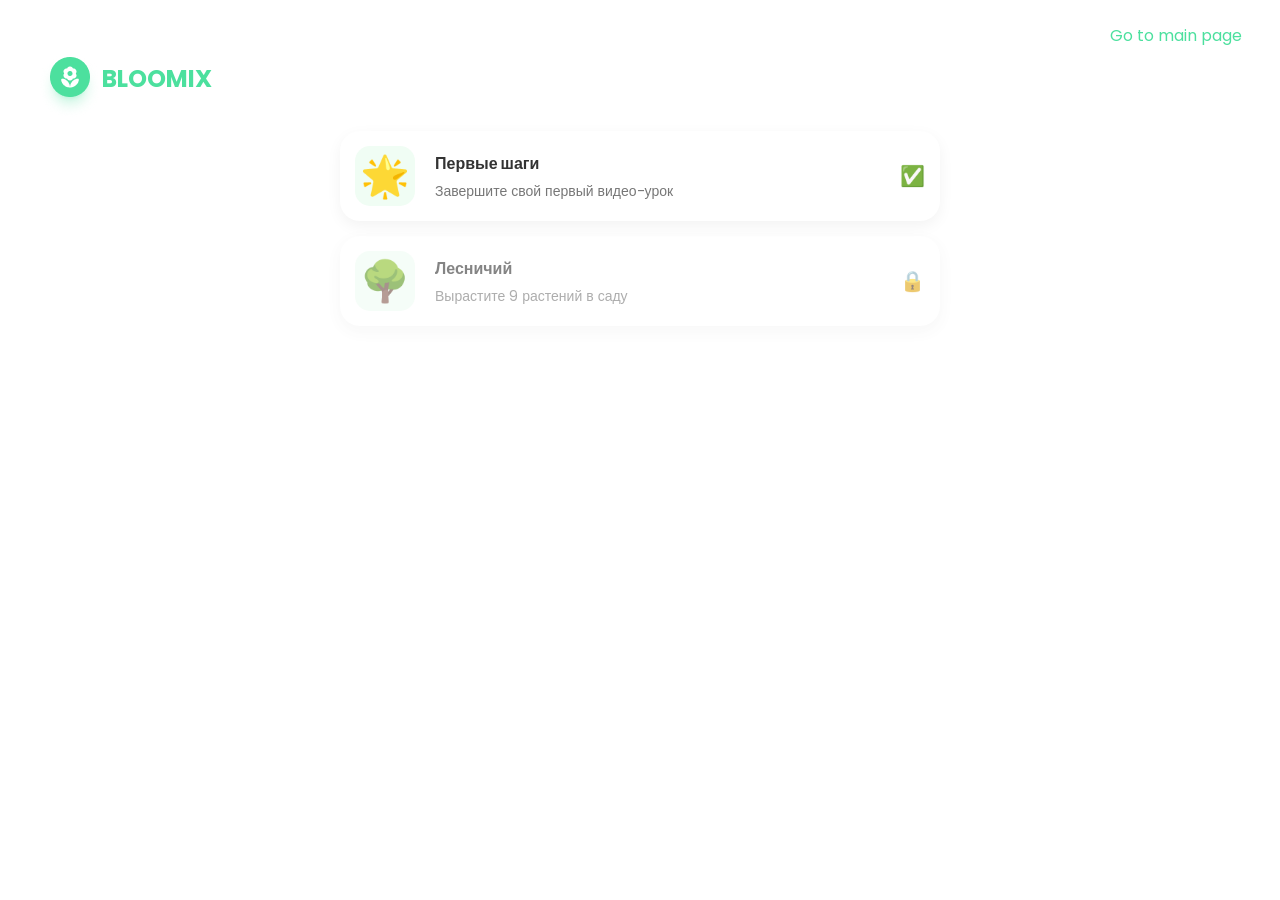
<file: achievements.html>
<!DOCTYPE html>
<html lang="en">
<head>
    <meta charset="UTF-8">
    <meta name="viewport" content="width=device-width, initial-scale=1.0">
    <title>Document</title>
    <link rel="stylesheet" href="main.css">
    <link rel="preconnect" href="https://fonts.googleapis.com">
<link rel="preconnect" href="https://fonts.gstatic.com" crossorigin>
<link href="https://fonts.googleapis.com/css2?family=Poppins:ital,wght@0,100;0,200;0,300;0,400;0,500;0,600;0,700;0,800;0,900;1,100;1,200;1,300;1,400;1,500;1,600;1,700;1,800;1,900&display=swap" rel="stylesheet">
</head>
<body>
    <div class="nav">
        <div class="logo"><a href="./index.html" style="color:  #4CE09E; text-decoration: none;"><img src="./flow.png" alt="flower" style="position: relative; top: 32px;">BLOOMIX</a></div>
        <div class="text"><a href="./index.html">Go to main page</a></div>
      </div>
    <div class="ach-container">
        <div class="ach-item">
          <div class="ach-icon">🌟</div>
          <div class="ach-info">
            <h4>Первые шаги</h4>
            <p>Завершите свой первый видео-урок</p>
          </div>
          <div class="status-check">✅</div>
        </div>
      
        <div class="ach-item locked">
          <div class="ach-icon">🌳</div>
          <div class="ach-info">
            <h4>Лесничий</h4>
            <p>Вырастите 9 растений в саду</p>
          </div>
          <div class="status-check">🔒</div>
        </div>
      </div>
      
      <style>
      .ach-container { max-width: 600px; margin: 0 auto; padding: 20px; }
      .ach-item { display: flex; align-items: center; background: white; padding: 15px; border-radius: 20px; margin-bottom: 15px; box-shadow: 0 5px 15px rgba(0,0,0,0.05); }
      .ach-icon { font-size: 40px; margin-right: 20px; width: 60px; height: 60px; background: #f0fdf4; display: flex; align-items: center; justify-content: center; border-radius: 15px; }
      .ach-info h4 { margin: 0; color: #333; }
      .ach-info p { margin: 5px 0 0; font-size: 14px; color: #777; }
      .status-check { margin-left: auto; font-size: 20px; }
      .locked { opacity: 0.6; }
      </style>      
</body>
</html>
</file>
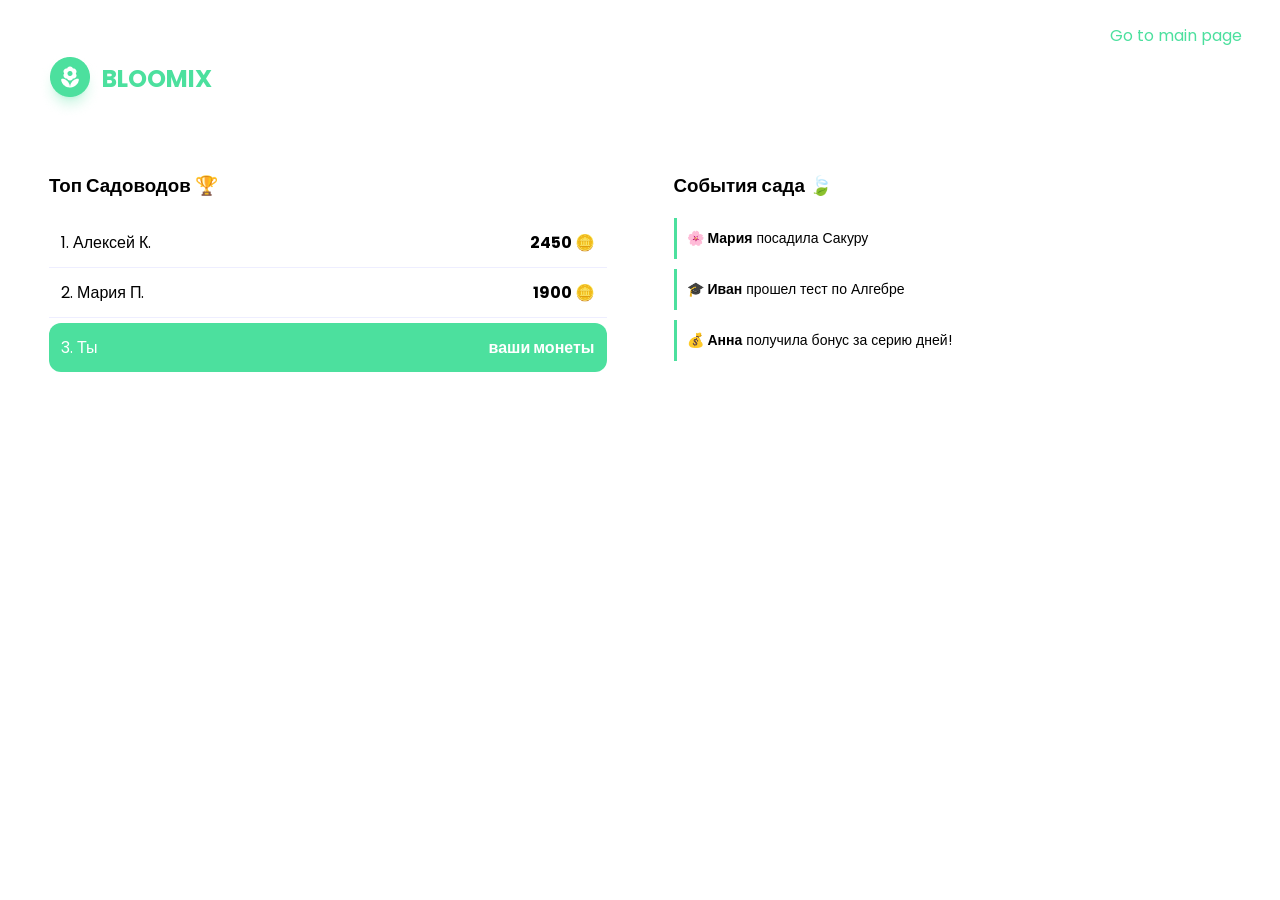
<file: community.html>
<!DOCTYPE html>
<html lang="en">
<head>
    <meta charset="UTF-8">
    <meta name="viewport" content="width=device-width, initial-scale=1.0">
    <title>Document</title>
    <link rel="stylesheet" href="main.css">
    <link rel="preconnect" href="https://fonts.googleapis.com">
<link rel="preconnect" href="https://fonts.gstatic.com" crossorigin>
<link href="https://fonts.googleapis.com/css2?family=Poppins:ital,wght@0,100;0,200;0,300;0,400;0,500;0,600;0,700;0,800;0,900;1,100;1,200;1,300;1,400;1,500;1,600;1,700;1,800;1,900&display=swap" rel="stylesheet">
</head>
<body>
    <div class="nav">
        <div class="logo"><a href="./index.html" style="color:  #4CE09E; text-decoration: none;"><img src="./flow.png" alt="flower" style="position: relative; top: 32px;">BLOOMIX</a></div>
        <div class="text"><a href="./index.html">Go to main page</a></div>
      </div>
    <div class="comm-grid">
        <!-- Лидерборд -->
        <div class="comm-section">
          <h3>Топ Садоводов 🏆</h3>
          <div class="leader-item"><span>1. Алексей К.</span> <strong>2450 🪙</strong></div>
          <div class="leader-item"><span>2. Мария П.</span> <strong>1900 🪙</strong></div>
          <div class="leader-item me"><span>3. Ты</span> <strong>ваши монеты</strong></div>
        </div>
      
        <!-- Активность -->
        <div class="comm-section">
          <h3>События сада 🍃</h3>
          <div class="news-item">🌸 <b>Мария</b> посадила Сакуру</div>
          <div class="news-item">🎓 <b>Иван</b> прошел тест по Алгебре</div>
          <div class="news-item">💰 <b>Анна</b> получила бонус за серию дней!</div>
        </div>
      </div>
      
      <style>
      .comm-grid { display: grid; grid-template-columns: 1fr 1fr; gap: 25px; padding: 20px; }
      .comm-section { background: rgba(255,255,255,0.7); backdrop-filter: blur(10px); padding: 20px; border-radius: 25px; border: 1px solid white; }
      .leader-item { display: flex; justify-content: space-between; padding: 12px; border-bottom: 1px solid #eef; }
      .me { background: #4CE09E; color: white; border-radius: 12px; border-bottom: none; margin-top: 5px; }
      .news-item { padding: 10px; font-size: 14px; border-left: 3px solid #4CE09E; margin-bottom: 10px; background: white; border-radius: 0 10px 10px 0; }
      </style>      
</body>
</html>
</file>
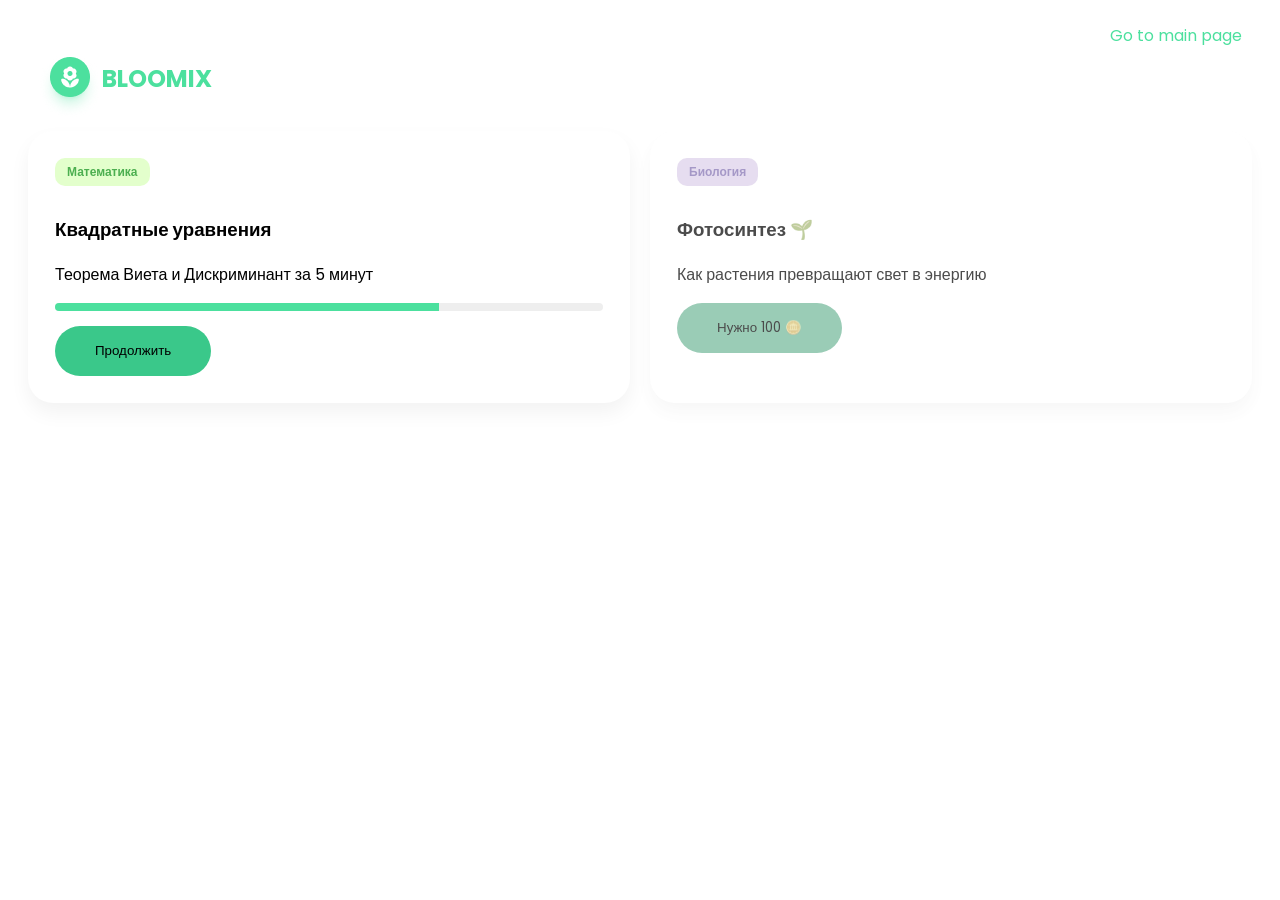
<file: courses.html>
<!DOCTYPE html>
<html lang="en">
<head>
    <meta charset="UTF-8">
    <meta name="viewport" content="width=device-width, initial-scale=1.0">
    <title>Document</title>
    <link rel="stylesheet" href="main.css">
    <link rel="preconnect" href="https://fonts.googleapis.com">
<link rel="preconnect" href="https://fonts.gstatic.com" crossorigin>
<link href="https://fonts.googleapis.com/css2?family=Poppins:ital,wght@0,100;0,200;0,300;0,400;0,500;0,600;0,700;0,800;0,900;1,100;1,200;1,300;1,400;1,500;1,600;1,700;1,800;1,900&display=swap" rel="stylesheet">
</head>
<body>
    <div class="nav">
        <div class="logo"><a href="./index.html" style="color:  #4CE09E; text-decoration: none;"><img src="./flow.png" alt="flower" style="position: relative; top: 32px;">BLOOMIX</a></div>
        <div class="text"><a href="./index.html">Go to main page</a></div>
      </div>
    <div class="courses-grid">
        <!-- Карточка 1 -->
        <div class="course-card">
          <div class="course-badge">Математика</div>
          <h3>Квадратные уравнения</h3>
          <p>Теорема Виета и Дискриминант за 5 минут</p>
          <div class="progress-bar"><div class="progress-fill" style="width: 70%;"></div></div>
          <button class="btn" onclick="location.href='new.html'" style="background-color: #3ac88a;border: none; border-radius: 28px; padding: 15px 40px;">Продолжить</button>
        </div>
      
        <!-- Карточка 2 -->
        <div class="course-card locked">
          <div class="course-badge" style="background: #E3CCFF; color: #8a64eb;">Биология</div>
          <h3>Фотосинтез 🌱</h3>
          <p>Как растения превращают свет в энергию</p>
          <button class="btn" style="background: #3ac88a; border: none; border-radius: 28px; padding: 15px 40px;">Нужно 100 🪙</button>
        </div>
      </div>
      
      <style>
      .courses-grid { display: grid; grid-template-columns: repeat(auto-fit, minmax(280px, 1fr)); gap: 20px; padding: 20px; }
      .course-card { background: white; padding: 25px; border-radius: 25px; box-shadow: 0 10px 20px rgba(0,0,0,0.05); transition: 0.3s; position: relative; }
      .course-card:hover { transform: translateY(-5px); }
      .course-badge { display: inline-block; padding: 5px 12px; background: #E3FFCC; color: #4CAF50; border-radius: 10px; font-size: 12px; font-weight: bold; margin-bottom: 10px; }
      .progress-bar { height: 8px; background: #eee; border-radius: 10px; margin: 15px 0; overflow: hidden; }
      .progress-fill { height: 100%; background: #4CE09E; }
      .locked { opacity: 0.7; filter: grayscale(0.5); }
      </style>      
</body>
</html>
</file>
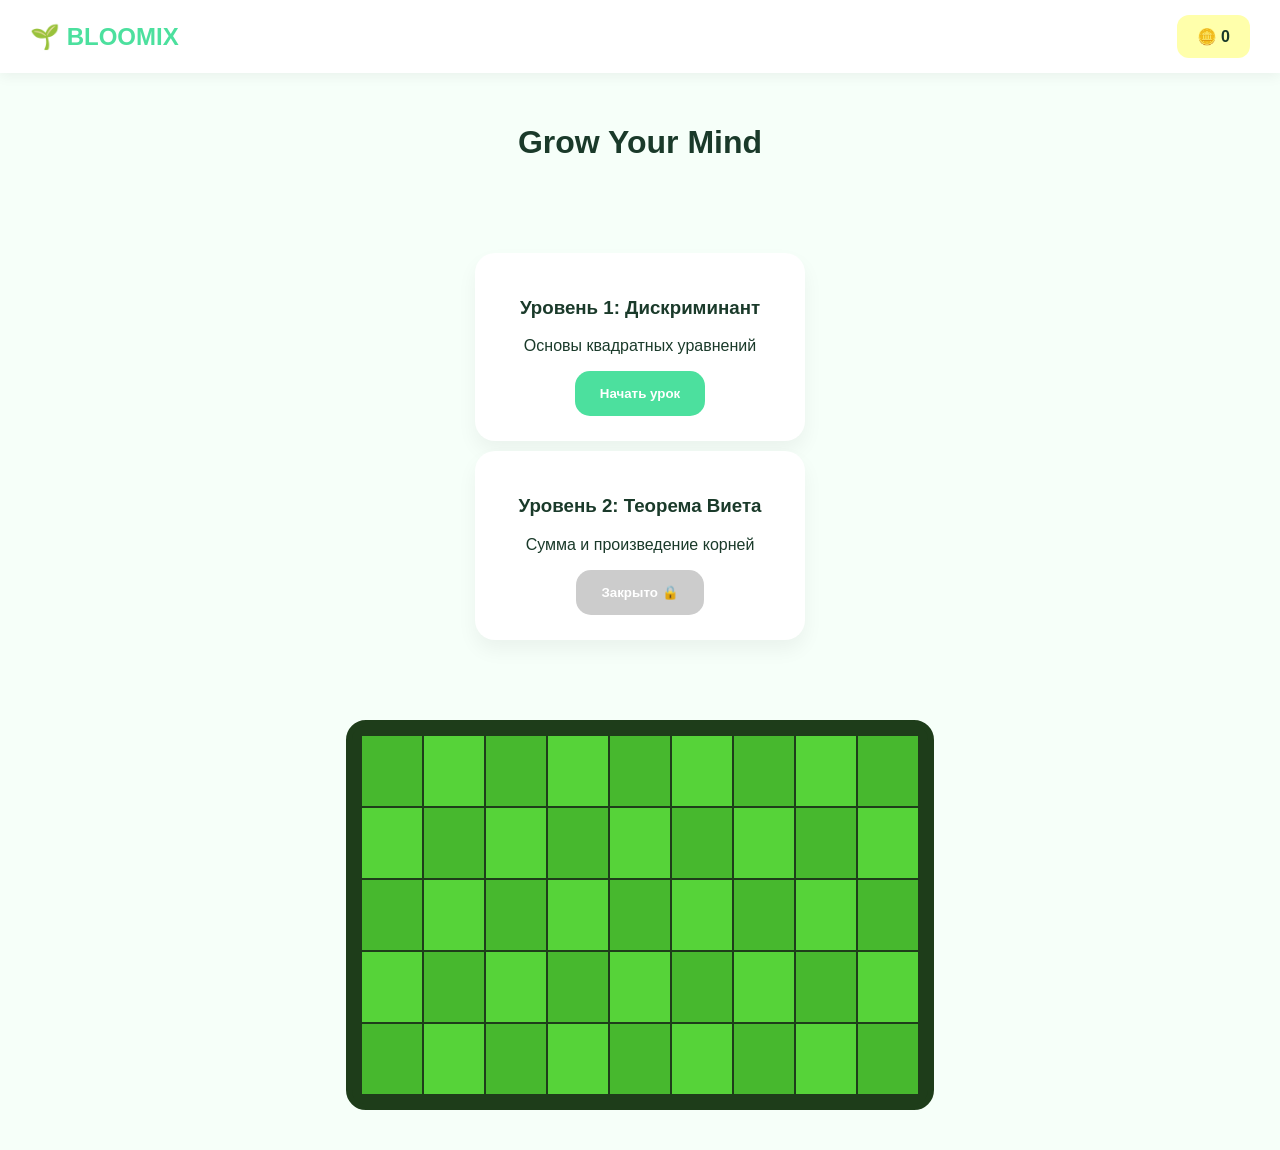
<file: new.html>
<!DOCTYPE html>
<html lang="ru">
<head>
  <meta charset="UTF-8">
  <meta name="viewport" content="width=device-width, initial-scale=1.0">
  <title>Bloomix — Твой Сад</title>
  <style>
    :root { --primary: #4CE09E; --bg: #f6fff9; --dark-grass: #47b82e; --light-grass: #56d339; --purple: #E3CCFF; }
    body { margin: 0; font-family: 'Segoe UI', Arial, sans-serif; background: var(--bg); color: #1a3a2a; }
    
    /* Навигация */
    .nav { display: flex; justify-content: space-between; padding: 15px 30px; background: white; align-items: center; box-shadow: 0 4px 12px rgba(0,0,0,0.05); }
    .logo { color: var(--primary); font-weight: bold; font-size: 24px; text-decoration: none; }
    .coins { background: #FFFFAB; padding: 12px 20px; border-radius: 12px; font-weight: bold; }

    /* Контент */
    .hero, .courses { text-align: center; padding: 30px; }
    .card { background: white; padding: 25px; border-radius: 20px; width: 280px; margin: 10px auto; box-shadow: 0 10px 20px rgba(0,0,0,0.05); }
    .btn { background: var(--primary); border: none; padding: 15px 25px; border-radius: 15px; cursor: pointer; color: white; font-weight: bold; transition: 0.2s; }
    .btn:disabled { background: #ccc; cursor: not-allowed; }

    /* Урок и Плеер */
    .lesson { display: none; text-align: center; padding: 20px; }
    #player { 
      margin: 20px auto; 
      border-radius: 20px; 
      overflow: hidden; 
      box-shadow: 0 15px 35px rgba(0,0,0,0.15); 
      max-width: 350px; /* Размер под Shorts */
      aspect-ratio: 9/16; 
      background: #000;
    }

    .quiz { margin-top: 25px; display: none; }
    .answer { display: block; margin: 12px auto; padding: 15px; border-radius: 14px; border: 2px solid var(--purple); background: white; cursor: pointer; width: 90%; max-width: 400px; font-weight: 600; }
    .reward { color: var(--primary); font-weight: bold; font-size: 18px; margin: 15px 0; }

    /* САД 9x5 */
    .garden-viewport { background: #1e3d1a; padding: 10px; border-radius: 20px; width: fit-content; margin: 40px auto; border: 6px solid #1e3d1a; }
    .garden { display: grid; grid-template-columns: repeat(9, 60px); grid-template-rows: repeat(5, 70px); gap: 2px; }
    .tile { display: flex; justify-content: center; align-items: center; cursor: pointer; transition: 0.2s; }
    .tile.light { background: var(--light-grass); }
    .tile.dark { background: var(--dark-grass); }
    .tile:hover { filter: brightness(1.2); }
    .plant img { width: 85%; height: 85%; object-fit: contain; animation: grow 0.5s ease-out forwards; }
    @keyframes grow { from { transform: scale(0); } to { transform: scale(1); } }
  </style>
</head>
<body>

<div class="nav">
  <div class="logo">🌱 BLOOMIX</div>
  <div class="coins">🪙 <span id="coins">0</span></div>
</div>

<div id="main-content">
  <div class="hero"><h1>Grow Your <span>Mind</span></h1></div>
  <div class="courses">
    <div class="card">
      <h3>Уровень 1: Дискриминант</h3>
      <p>Основы квадратных уравнений</p>
      <button class="btn" onclick="startLesson('disc')">Начать урок</button>
    </div>
    <div class="card">
      <h3>Уровень 2: Теорема Виета</h3>
      <p>Сумма и произведение корней</p>
      <button class="btn" id="vieta-btn" disabled onclick="startLesson('vieta')">Закрыто 🔒</button>
    </div>
  </div>
</div>

<div class="lesson" id="lesson">
  <h2 id="lesson-title">Урок</h2>
  
  <div id="player">
    <!-- Тот самый Iframe, который будет менять видео -->
    <iframe id="video-frame" width="100%" height="100%" src="" frameborder="0" allow="accelerometer; autoplay; clipboard-write; encrypted-media; gyroscope; picture-in-picture" allowfullscreen></iframe>
  </div>

  <div id="quiz-container">
    <!-- Вопросы Дискриминант -->
    <div class="quiz" id="d1"><h3>Какая формула дискриминанта из видео?</h3>
      <button class="answer" onclick="nextQ('d1','d2',true)">D = b² - 4ac</button>
      <button class="answer" onclick="wrong()">D = b - 4ac</button></div>
    <div class="quiz" id="d2"><h3>Если D = 0, сколько корней?</h3>
      <button class="answer" onclick="finishLevel('disc')">Один корень</button>
      <button class="answer" onclick="wrong()">Два корня</button></div>

    <!-- Вопросы Виета -->
    <div class="quiz" id="v1"><h3>Сумма корней x₁ + x₂ равна...</h3>
      <button class="answer" onclick="nextQ('v1','v2',true)">-b/a</button>
      <button class="answer" onclick="wrong()">c/a</button></div>
    <div class="quiz" id="v2"><h3>Произведение корней x₁ · x₂ это...</h3>
      <button class="answer" onclick="finishLevel('vieta')">c/a</button>
      <button class="answer" onclick="wrong()">-b/a</button></div>
  </div>

  <div class="reward" id="reward"></div>
  <button class="btn" onclick="goBack()" style="background:#888; margin-top:20px;">Назад к курсам</button>
</div>

<div class="garden-viewport">
  <div class="garden" id="garden"></div>
</div>

<script>
  let coins = 0;
  const plantImages = [
  "https://cdn-icons-png.flaticon.com/512/766/766212.png",
  "https://cdn-icons-png.flaticon.com/512/2909/2909762.png",
  "https://cdn-icons-png.flaticon.com/512/628/628324.png"
];

  function startLesson(type) {
    document.getElementById("main-content").style.display = "none";
    document.getElementById("lesson").style.display = "block";
    const frame = document.getElementById("video-frame");
    document.querySelectorAll('.quiz').forEach(q => q.style.display = 'none');
    
    if(type === 'disc') {
      document.getElementById("lesson-title").innerText = "Дискриминант";
      // Используем embed ссылку для Shorts
      frame.src = "https://www.youtube.com/shorts/6AzA2gl4tBA?feature=share";
      document.getElementById("d1").style.display = "block";
    } else {
      document.getElementById("lesson-title").innerText = "Теорема Виета";
      frame.src = "https://www.youtube.com/shorts/dq4TiD7LfjU?feature=share";
      document.getElementById("v1").style.display = "block";
    }
  }

  function nextQ(curr, next, correct) {
    if(correct) {
      coins += 20; updateCoins();
      document.getElementById(curr).style.display = "none";
      document.getElementById(next).style.display = "block";
      document.getElementById("reward").innerText = "Отлично! +20 🪙";
    }
  }

  function finishLevel(type) {
    coins += 20; updateCoins();
    document.getElementById("reward").innerText = "Уровень пройден! 🎉 +20 🪙";
    if(type === 'disc') {
      document.getElementById("vieta-btn").disabled = false;
      document.getElementById("vieta-btn").innerText = "Начать Уровень 2";
    }
  }

  function wrong() { document.getElementById("reward").innerText = "Неверно! Попробуй еще раз."; }
  function updateCoins() { document.getElementById("coins").innerText = coins; }
  function goBack() { document.getElementById("main-content").style.display = "block"; document.getElementById("lesson").style.display = "none"; document.getElementById("video-frame").src=""; }

  // Создание сада
  const garden = document.getElementById("garden");
  for (let i = 0; i < 45; i++) {
    const tile = document.createElement("div");
    tile.className = `tile ${Math.floor(i/9 + i%9)%2==0 ? 'dark' : 'light'}`;
    tile.onclick = () => {
      if (coins >= 10 && !tile.innerHTML) {
        coins -= 10; updateCoins();
        tile.innerHTML = `<img src="${plantImages[Math.floor(Math.random()*plantImages.length)]}" class="plant-img">`;
      } else if (tile.innerHTML) { tile.innerHTML = ""; }
    };
    garden.appendChild(tile);
  }
</script>

</body>
</html>
</file>
<file: main.css>
/* Общий контейнер для контента страниц */
* {
    font-family: "Poppins", sans-serif;
}
.nav {
    display: flex;
    justify-content: space-between;
    padding: 15px 30px;
    background: white;
  }
  .logo { color: #4CE09E; font-weight: bold; font-size: 24px; }
  .coins { background: #FFFFAB; padding: 8px 15px; border-radius: 20px; font-weight: bold; }
.container {
    max-width: 1000px;
    margin: 40px auto;
    padding: 20px;
}

.text a {
    color: #4CE09E;
    text-decoration: none;
}

/* СТИЛЬ КУРСОВ (Courses) */
.course-grid {
    display: grid;
    grid-template-columns: repeat(auto-fit, minmax(250px, 1fr));
    gap: 25px;
}
.course-card {
    background: white;
    border-radius: 25px;
    padding: 25px;
    box-shadow: 0 10px 30px rgba(76, 224, 158, 0.1);
    border: 2px solid transparent;
    transition: 0.3s;
}
.course-card:hover {
    border-color: #4CE09E;
    transform: translateY(-5px);
}
.progress-ring {
    height: 6px;
    background: #eee;
    border-radius: 10px;
    margin-top: 15px;
}

/* СТИЛЬ ДОСТИЖЕНИЙ (Achievements) */
.ach-grid {
    display: grid;
    grid-template-columns: repeat(4, 1fr);
    gap: 20px;
}
.medal {
    background: white;
    aspect-ratio: 1/1;
    border-radius: 50%;
    display: flex;
    flex-direction: column;
    align-items: center;
    justify-content: center;
    box-shadow: 0 8px 20px rgba(0,0,0,0.05);
    text-align: center;
    padding: 10px;
}
.medal.locked {
    filter: grayscale(1);
    opacity: 0.4;
}
.medal i { font-size: 40px; margin-bottom: 10px; }

/* СТИЛЬ СООБЩЕСТВА (Community) */
.comm-layout {
    display: flex;
    gap: 30px;
    background-color: #FFFFAB, #4CE09E, #ABFF8E, #E3CCFF, #2FE0FF, #B6E07A;
}
.leaderboard {
    flex: 1;
    background: white;
    border-radius: 30px;
    padding: 25px;
}
.user-row {
    display: flex;
    align-items: center;
    padding: 15px;
    border-bottom: 1px solid #f0f0f0;
}
.user-row.me {
    background: #f6fff9;
    border-radius: 15px;
    border: 1px solid #4CE09E;
}
.rank {
    width: 30px;
    font-weight: bold;
    color: #4CE09E;
}
</file>
